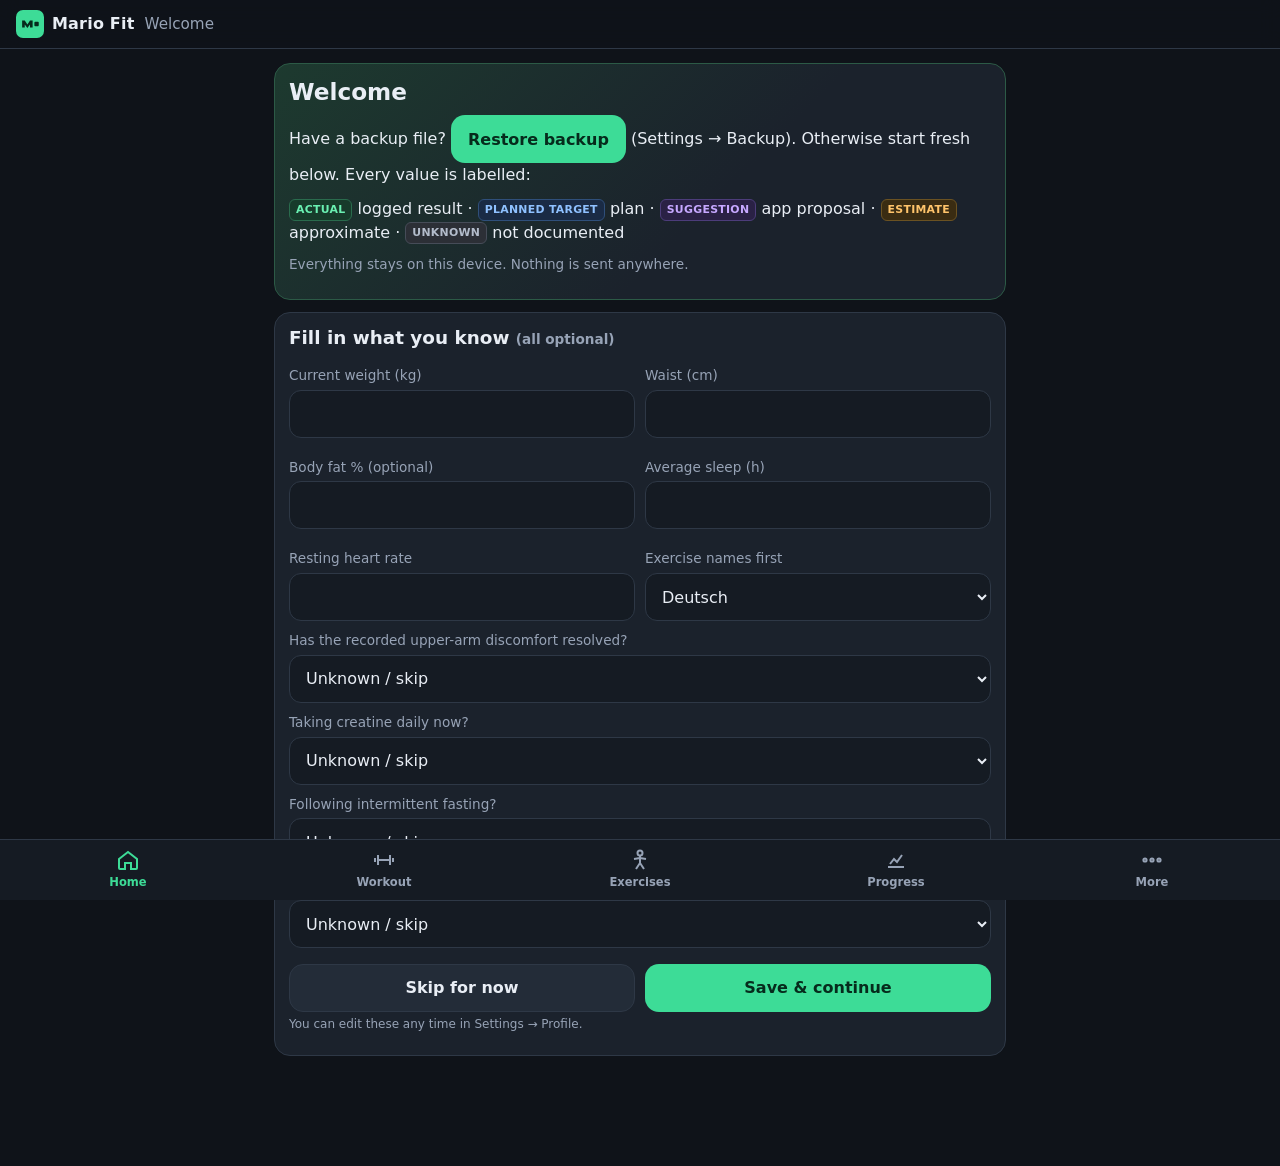
<file: index.html>
<!doctype html>
<html lang="en" data-theme="dark">
<head>
<meta charset="utf-8">
<meta name="viewport" content="width=device-width, initial-scale=1, viewport-fit=cover">
<meta name="theme-color" content="#0f1319">
<meta name="description" content="Mario Fit — personal gym log, exercise schematics and progress tracking. Works offline.">
<meta name="apple-mobile-web-app-capable" content="yes">
<meta name="mobile-web-app-capable" content="yes">
<meta name="apple-mobile-web-app-status-bar-style" content="black-translucent">
<meta name="apple-mobile-web-app-title" content="Mario Fit">
<title>Mario Fit</title>
<link rel="manifest" href="manifest.webmanifest">
<link rel="icon" href="icons/icon.svg" type="image/svg+xml">
<link rel="apple-touch-icon" href="icons/apple-touch-icon.png">
<link rel="stylesheet" href="styles.css">
</head>
<body>
<header class="topbar">
  <a class="brand" href="#/" aria-label="Mario Fit home">
    <svg viewBox="0 0 64 64" aria-hidden="true"><rect width="64" height="64" rx="16" fill="#3ddc97"/><path d="M14 40V24h6l6 9 6-9h6v16h-6v-7l-6 8-6-8v7z" fill="#062b1c"/><rect x="42" y="27" width="10" height="10" rx="2" fill="#062b1c"/></svg>
    <span>Mario Fit</span>
  </a>
  <span class="title" id="screen-title"></span>
  <a class="live-pill hidden" id="live-pill" href="#/live">● Workout</a>
</header>
<main id="view" tabindex="-1"><div class="empty">Loading…</div></main>
<div class="timerbar hidden" id="timer" aria-live="polite"></div>
<nav class="bottomnav" aria-label="Main">
  <a href="#/" data-nav="home"><svg viewBox="0 0 24 24" fill="none" stroke="currentColor" stroke-width="2"><path d="M3 11l9-7 9 7v9a1 1 0 0 1-1 1h-5v-6H9v6H4a1 1 0 0 1-1-1z"/></svg>Home</a>
  <a href="#/workout" data-nav="workout"><svg viewBox="0 0 24 24" fill="none" stroke="currentColor" stroke-width="2"><path d="M6 7v10M18 7v10M3 10v4M21 10v4M6 12h12"/></svg>Workout</a>
  <a href="#/library" data-nav="library"><svg viewBox="0 0 24 24" fill="none" stroke="currentColor" stroke-width="2"><circle cx="12" cy="5" r="2.5"/><path d="M12 8v7M8 21l4-6 4 6M6 11l6-1 6 1"/></svg>Exercises</a>
  <a href="#/progress" data-nav="progress"><svg viewBox="0 0 24 24" fill="none" stroke="currentColor" stroke-width="2"><path d="M4 19h16M6 16l4-5 3 3 5-7"/></svg>Progress</a>
  <a href="#/more" data-nav="more"><svg viewBox="0 0 24 24" fill="none" stroke="currentColor" stroke-width="2"><circle cx="5" cy="12" r="1.6"/><circle cx="12" cy="12" r="1.6"/><circle cx="19" cy="12" r="1.6"/></svg>More</a>
</nav>
<noscript><p style="padding:20px">Mario Fit needs JavaScript enabled.</p></noscript>
<script type="module" src="js/app.js"></script>
</body>
</html>
</file>
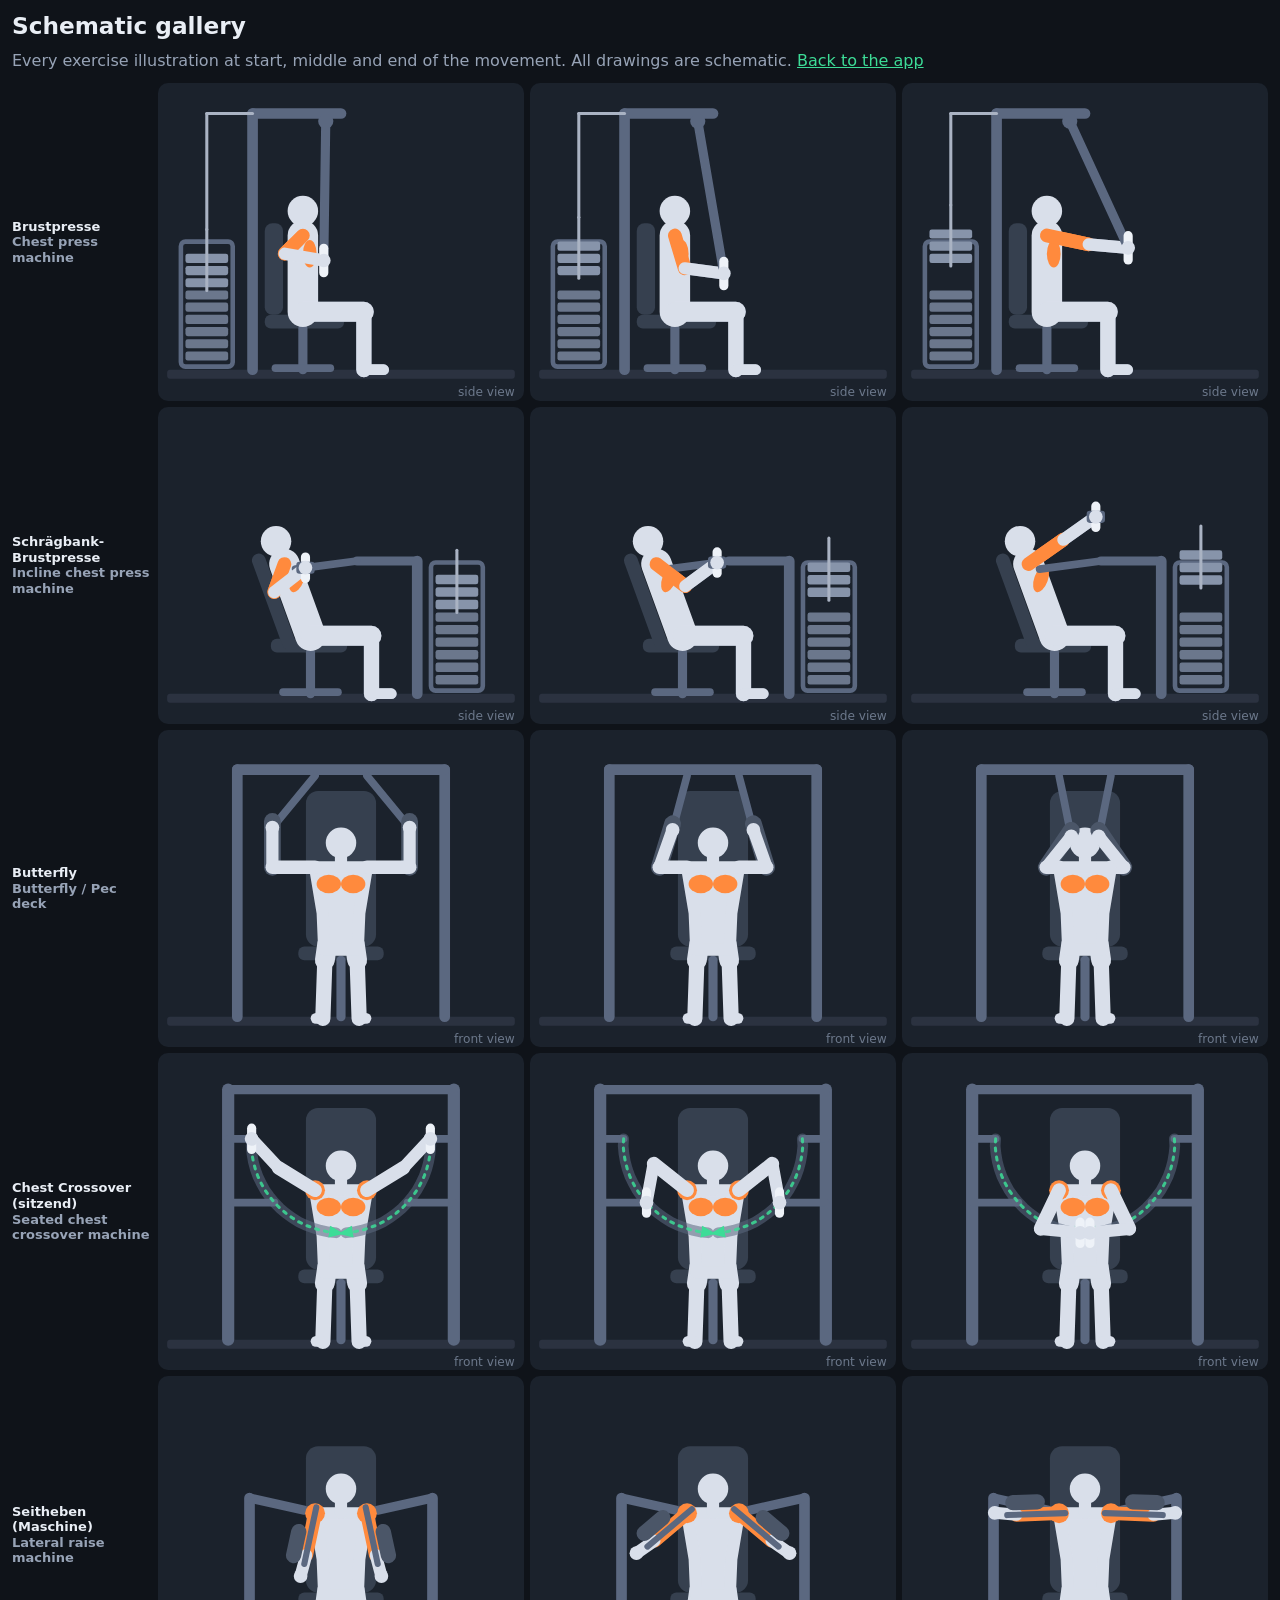
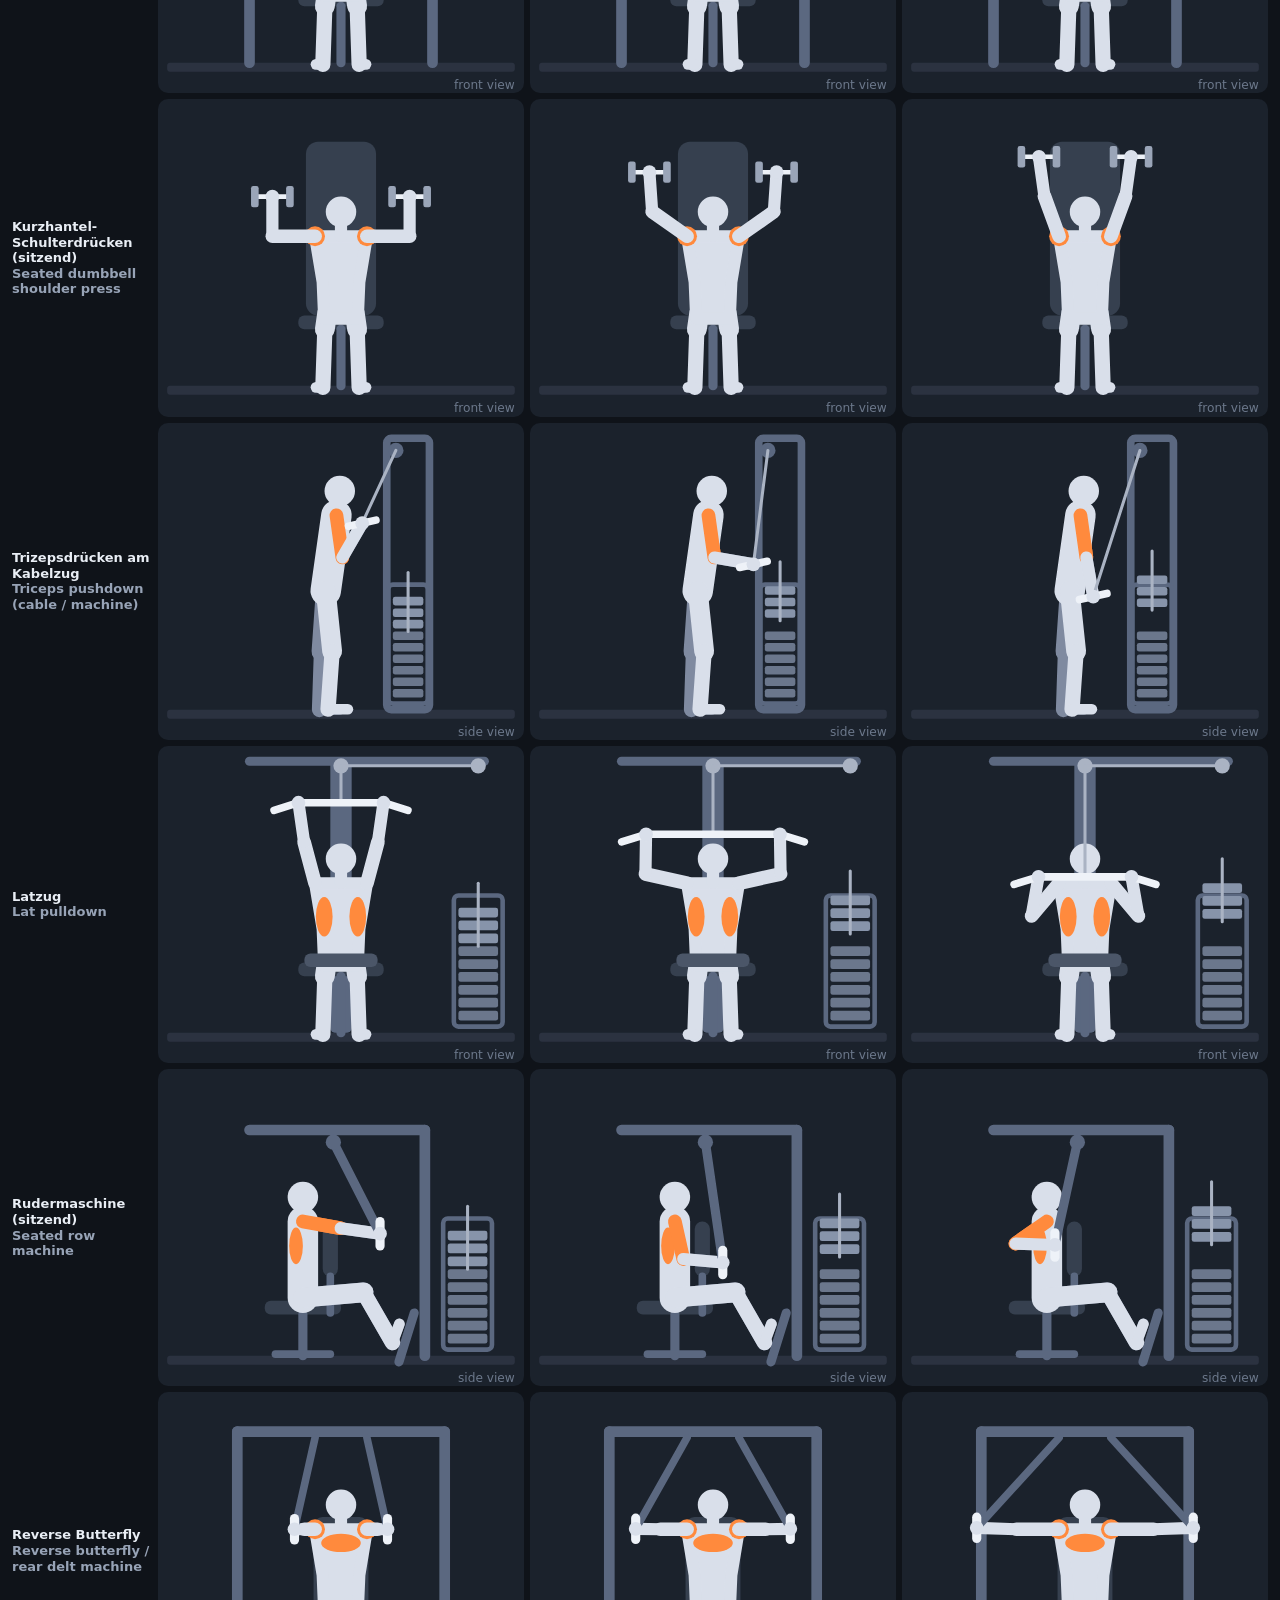
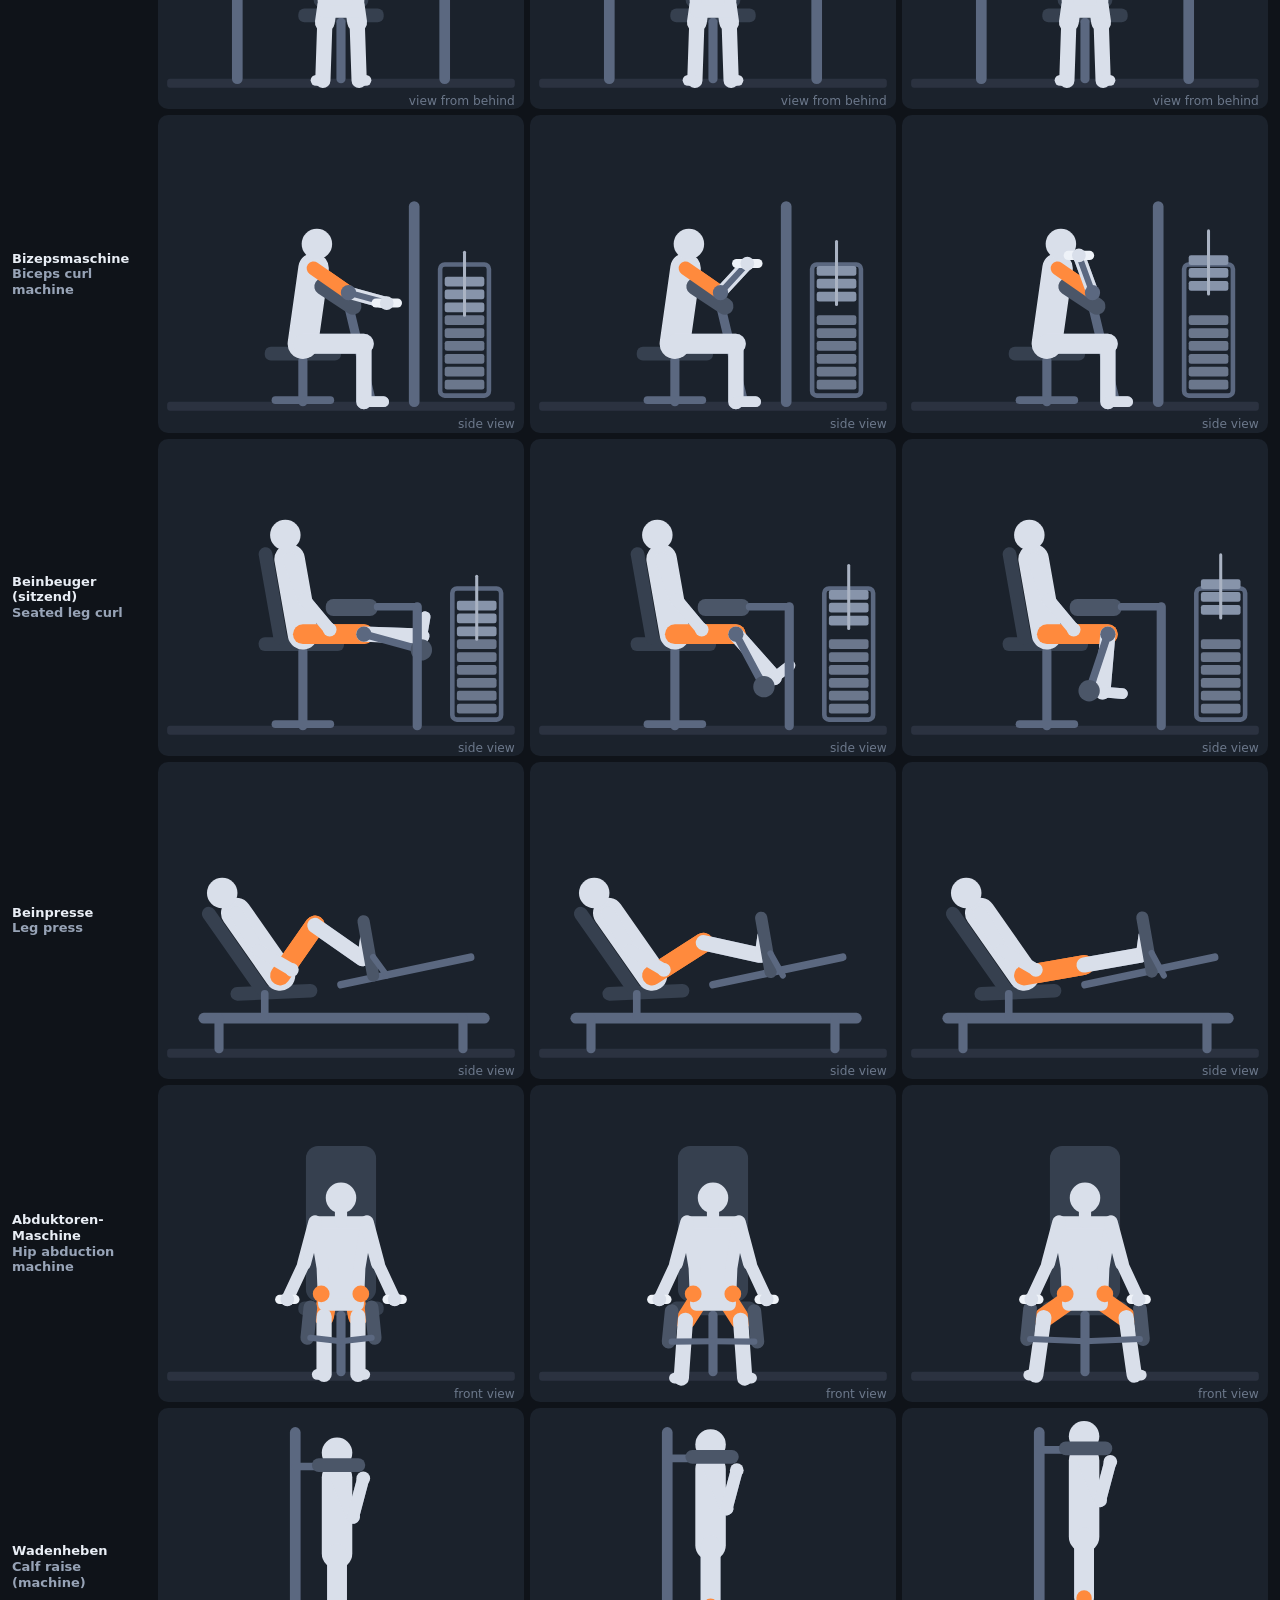
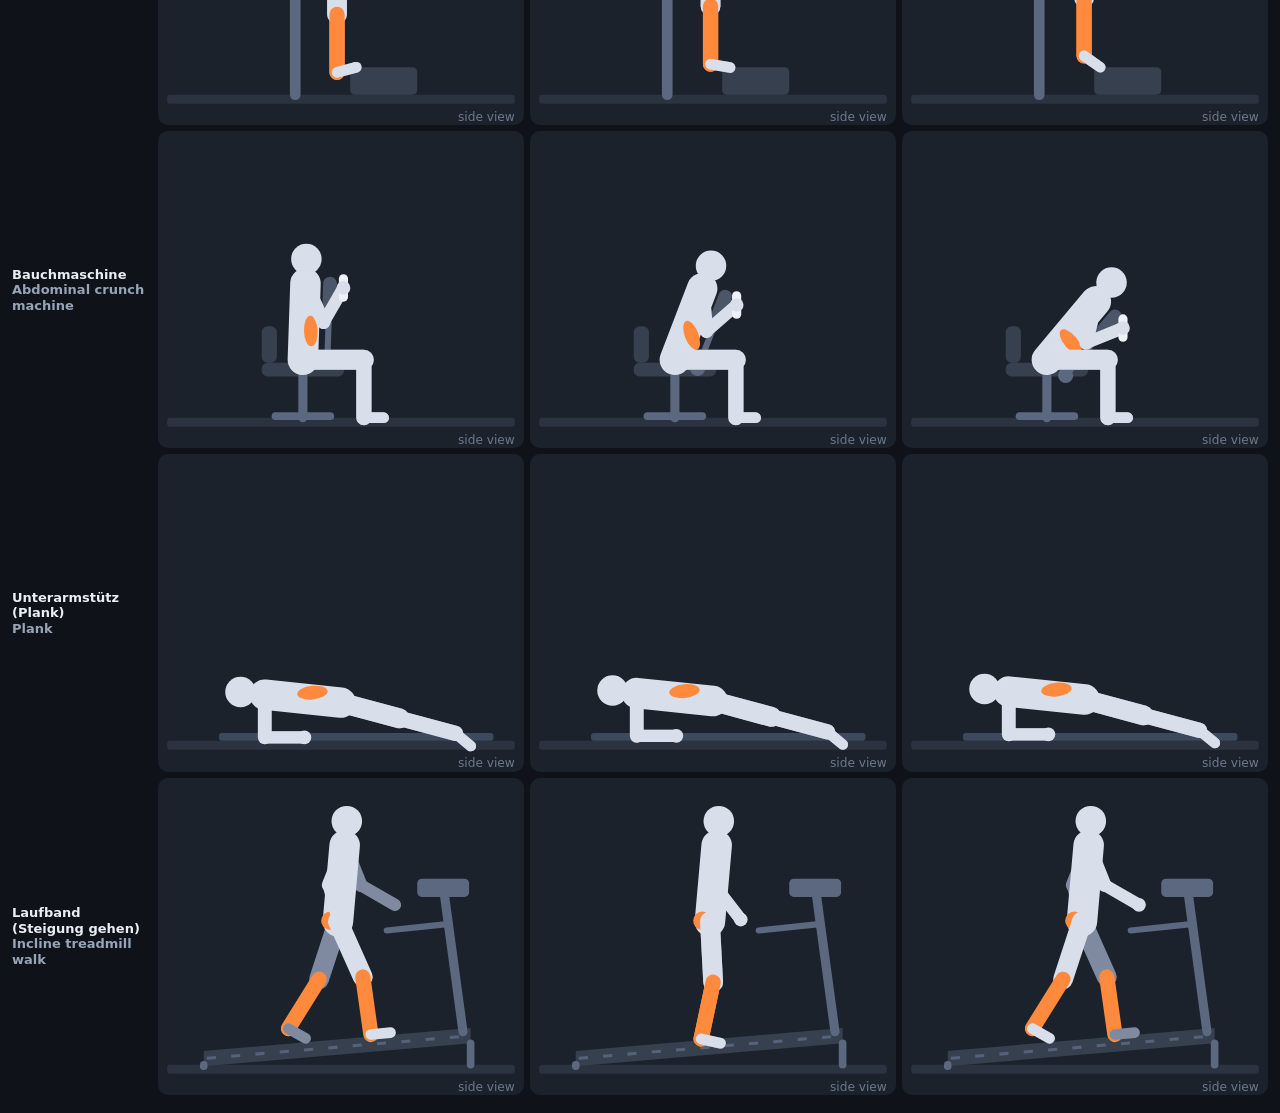
<file: gallery.html>
<!doctype html>
<html lang="en">
<head>
<meta charset="utf-8">
<meta name="viewport" content="width=device-width, initial-scale=1">
<title>Mario Fit — schematic gallery</title>
<link rel="stylesheet" href="styles.css">
<style>
  body { padding: 12px; }
  .g { display: grid; grid-template-columns: 140px repeat(3, 1fr); gap: 6px; align-items: center; margin-bottom: 6px; }
  .g svg { width: 100%; height: auto; background: var(--card); border-radius: 10px; }
  .g h3 { font-size: 13px; margin: 0; }
</style>
</head>
<body>
<h1>Schematic gallery</h1>
<p class="muted">Every exercise illustration at start, middle and end of the movement. All drawings are schematic. <a href="./">Back to the app</a></p>
<div id="out"></div>
<script type="module">
  import { EXERCISES } from './js/data/exercises.js';
  import { illustration } from './js/figure.js';
  const only = new URLSearchParams(location.search).get('only');
  document.getElementById('out').innerHTML = EXERCISES.filter((e) => !only || only.split(',').includes(e.id)).map((e) => `<div class="g"><h3>${e.de}<br><span class="muted">${e.en}</span></h3>${[0, 0.5, 1].map((p) => illustration(e.pose, { p, still: true })).join('')}</div>`).join('');
</script>
</body>
</html>
</file>
<file: styles.css>
:root {
  --bg: #0f1319; --bg2: #151b23; --card: #1b222c; --card2: #232c38; --line: #2e3846;
  --text: #e9eef5; --muted: #97a3b6; --dim: #6c788b;
  --accent: #3ddc97; --accent-ink: #062b1c; --accent2: #ff8a3d; --warn: #ffb547; --danger: #ff5d5d; --info: #6cb4ff;
  --radius: 16px; --tap: 52px;
  --safe-b: env(safe-area-inset-bottom, 0px); --safe-t: env(safe-area-inset-top, 0px);
  color-scheme: dark;
}
:root[data-theme="light"] {
  --bg: #f3f5f8; --bg2: #e9edf2; --card: #ffffff; --card2: #eef1f5; --line: #d8dee7;
  --text: #121821; --muted: #556275; --dim: #7b8798; --accent: #0fa968; --accent-ink: #fff;
  color-scheme: light;
}
* { box-sizing: border-box; -webkit-tap-highlight-color: transparent; }
html, body { margin: 0; background: var(--bg); color: var(--text); font: 16px/1.45 system-ui, -apple-system, "Segoe UI", Roboto, sans-serif; }
body { min-height: 100vh; }
a { color: var(--accent); }
h1, h2, h3 { line-height: 1.2; margin: 0 0 .4em; }
h1 { font-size: 1.45rem; } h2 { font-size: 1.15rem; } h3 { font-size: 1rem; }
p { margin: .3em 0 .7em; }
.muted { color: var(--muted); } .dim { color: var(--dim); } .small { font-size: .85rem; } .tiny { font-size: .75rem; }
.nowrap { white-space: nowrap; }
.row { display: flex; gap: 10px; align-items: center; flex-wrap: wrap; }
.row.nw { flex-wrap: nowrap; }
.between { justify-content: space-between; }
.grow { flex: 1; min-width: 0; }
.stack > * + * { margin-top: 12px; }
.grid2 { display: grid; grid-template-columns: 1fr 1fr; gap: 10px; }
.grid3 { display: grid; grid-template-columns: repeat(3, 1fr); gap: 8px; }
.hidden { display: none !important; }
.center { text-align: center; }
.right { text-align: right; }
.score { font-weight: 800; }
.ok { color: var(--accent); } .bad { color: var(--danger); } .warnc { color: var(--warn); }

/* ---------- shell ---------- */
.topbar { position: sticky; top: 0; z-index: 20; background: color-mix(in srgb, var(--bg) 92%, transparent); backdrop-filter: blur(10px);
  padding: calc(var(--safe-t) + 10px) 16px 10px; display: flex; align-items: center; gap: 10px; border-bottom: 1px solid var(--line); }
.topbar .brand { font-weight: 800; letter-spacing: .2px; display: flex; align-items: center; gap: 8px; text-decoration: none; color: var(--text); }
.topbar .brand svg { width: 28px; height: 28px; }
.topbar .title { color: var(--muted); font-size: .95rem; flex: 1; white-space: nowrap; overflow: hidden; text-overflow: ellipsis; }
.topbar .live-pill { background: var(--accent2); color: #1a0d00; border-radius: 999px; padding: 6px 12px; font-weight: 700; font-size: .85rem; text-decoration: none; }
main { max-width: 760px; margin: 0 auto; padding: 14px 14px calc(110px + var(--safe-b)); }
.bottomnav { position: fixed; bottom: 0; left: 0; right: 0; z-index: 30; display: grid; grid-template-columns: repeat(5, 1fr);
  background: var(--bg2); border-top: 1px solid var(--line); padding-bottom: var(--safe-b); }
.bottomnav a { display: flex; flex-direction: column; align-items: center; gap: 2px; padding: 8px 0 9px; min-height: 58px; text-decoration: none; color: var(--muted); font-size: .72rem; font-weight: 600; }
.bottomnav a svg { width: 24px; height: 24px; }
.bottomnav a.on { color: var(--accent); }

/* ---------- cards ---------- */
.card { background: var(--card); border: 1px solid var(--line); border-radius: var(--radius); padding: 14px; }
.card + .card, .card + .section, .section + .card, .section + .section { margin-top: 12px; }
.card.tight { padding: 10px 12px; }
.card.hero { background: linear-gradient(135deg, #1d3a2f, #1b222c 60%); border-color: #2c5a46; }
:root[data-theme="light"] .card.hero { background: linear-gradient(135deg, #d9f6e8, #fff 60%); border-color: #a8e2c8; }
.card.warn { border-color: #6b5222; background: #2a2416; }
.card.danger { border-color: #6b2a2a; background: #2a1818; }
.card.info { border-color: #24476b; background: #16212c; }
:root[data-theme="light"] .card.warn { background: #fff6e5; border-color: #f0cf8a; }
:root[data-theme="light"] .card.info { background: #eaf4ff; border-color: #a9cdf5; }
:root[data-theme="light"] .card.danger { background: #ffeded; border-color: #f2b1b1; }
.section-title { display: flex; justify-content: space-between; align-items: baseline; margin: 20px 2px 8px; }
.section-title h2 { margin: 0; }
.kpis { display: grid; grid-template-columns: repeat(3, 1fr); gap: 8px; }
.kpi { background: var(--card2); border-radius: 12px; padding: 10px; }
.kpi b { display: block; font-size: 1.25rem; }
.kpi span { font-size: .75rem; color: var(--muted); }
.list { display: flex; flex-direction: column; gap: 8px; }
.item { display: flex; gap: 12px; align-items: center; background: var(--card); border: 1px solid var(--line); border-radius: 14px; padding: 10px 12px; text-decoration: none; color: var(--text); min-height: var(--tap); }
.item .thumb { width: 74px; flex: 0 0 74px; border-radius: 10px; background: var(--card2); overflow: hidden; aspect-ratio: 240/208; }
.item .thumb img, .item .thumb svg { width: 100%; height: 100%; object-fit: cover; display: block; }
.item .meta { flex: 1; min-width: 0; }
.item .meta b { display: block; }
button.item { font-weight: 400; text-align: left; justify-content: flex-start; }
.item .chev { color: var(--dim); font-size: 1.4rem; }
.item.done { border-color: #2c5a46; }
.item.skipped, .item.unavailable { opacity: .65; }
hr { border: 0; border-top: 1px solid var(--line); margin: 14px 0; }

/* ---------- tags ---------- */
.tag { display: inline-block; font-size: .68rem; font-weight: 700; letter-spacing: .3px; text-transform: uppercase; border-radius: 6px; padding: 2px 6px; vertical-align: middle; border: 1px solid transparent; white-space: nowrap; }
.tag-actual { background: #173b2b; color: #6af0b2; border-color: #2a6b4d; }
.tag-target { background: #1a2b45; color: #8fc1ff; border-color: #2f4f7a; }
.tag-suggestion { background: #2a2145; color: #c6a8ff; border-color: #4c3c7a; }
.tag-estimate { background: #3a2c12; color: #ffc46b; border-color: #6b5222; }
.tag-unknown { background: #2c2f36; color: #b3bccb; border-color: #464c58; }
.tag-schematic { background: #2c2f36; color: #b3bccb; border-color: #464c58; }
.tag-imported { background: #23303a; color: #9fd3ea; border-color: #35505f; }
.tag-observation { background: #33263a; color: #e3b2ff; border-color: #563f63; }
.tag-warn { background: #3a2c12; color: #ffc46b; }
.tag-bad { background: #3b1a1a; color: #ff9c9c; }
.tag-good { background: #173b2b; color: #6af0b2; }
:root[data-theme="light"] .tag { filter: saturate(1.2) brightness(.85); }

/* ---------- buttons & inputs ---------- */
button, .btn { font: inherit; border: 0; border-radius: 14px; min-height: 48px; padding: 0 16px; cursor: pointer; display: inline-flex; align-items: center; justify-content: center; gap: 8px;
  background: var(--card2); color: var(--text); font-weight: 650; text-decoration: none; border: 1px solid var(--line); touch-action: manipulation; }
button:active, .btn:active { transform: scale(.98); }
.btn-primary { background: var(--accent); color: var(--accent-ink); border-color: transparent; }
.btn-orange { background: var(--accent2); color: #1d0e00; border-color: transparent; }
.btn-danger { background: #3b1a1a; color: #ff9c9c; border-color: #6b2a2a; }
.btn-ghost { background: transparent; }
.btn-big { min-height: 60px; font-size: 1.1rem; border-radius: 16px; width: 100%; }
.btn-sm { min-height: 40px; padding: 0 12px; font-size: .9rem; border-radius: 11px; }
.btn-block { width: 100%; }
button:disabled { opacity: .45; }
label { display: block; font-size: .85rem; color: var(--muted); margin: 10px 0 4px; }
input, select, textarea { font: inherit; width: 100%; min-height: 48px; padding: 10px 12px; color: var(--text); background: var(--bg2); border: 1px solid var(--line); border-radius: 12px; }
textarea { min-height: 80px; }
input[type=checkbox], input[type=radio] { width: 24px; min-height: 24px; height: 24px; accent-color: var(--accent); }
input[type=range] { padding: 0; min-height: 36px; accent-color: var(--accent); }
.check { display: flex; align-items: center; gap: 10px; min-height: 48px; color: var(--text); font-size: 1rem; margin: 0; }
.seg { display: flex; background: var(--bg2); border: 1px solid var(--line); border-radius: 14px; padding: 4px; gap: 4px; }
.seg button { flex: 1; min-height: 42px; border: 0; background: transparent; color: var(--muted); border-radius: 10px; padding: 0 8px; font-size: .9rem; }
.seg button.on { background: var(--card2); color: var(--text); box-shadow: 0 0 0 1px var(--line); }
.seg button.on.w { background: var(--accent); color: var(--accent-ink); }
.seg button.on.wu { background: var(--warn); color: #241600; }
.chips { display: flex; flex-wrap: wrap; gap: 6px; }
.chip { min-height: 40px; padding: 0 12px; border-radius: 999px; font-size: .9rem; background: var(--bg2); }
.chip.on { background: var(--accent); color: var(--accent-ink); border-color: transparent; }
.tabs { display: flex; gap: 6px; overflow-x: auto; padding-bottom: 4px; scrollbar-width: none; }
.tabs a, .tabs button { flex: 0 0 auto; min-height: 40px; padding: 0 14px; border-radius: 999px; background: var(--card); color: var(--muted); text-decoration: none; display: inline-flex; align-items: center; border: 1px solid var(--line); font-weight: 600; font-size: .9rem; }
.tabs .on { background: var(--accent); color: var(--accent-ink); border-color: transparent; }

/* ---------- stepper ---------- */
.stepper { display: grid; grid-template-columns: 64px 1fr 64px; gap: 8px; align-items: stretch; }
.stepper button { min-height: 64px; font-size: 1.6rem; border-radius: 16px; }
.stepper .val { background: var(--bg2); border: 1px solid var(--line); border-radius: 16px; display: flex; flex-direction: column; align-items: center; justify-content: center; }
.stepper .val input { border: 0; background: transparent; text-align: center; font-size: 1.7rem; font-weight: 800; min-height: 40px; padding: 0; }
.stepper .val small { color: var(--muted); font-size: .72rem; margin-top: -2px; }
.stepgrid { display: grid; grid-template-columns: 1fr; gap: 4px; }
@media (min-width: 560px) { .stepgrid { grid-template-columns: 1fr 1fr; gap: 12px; } }
.steplabel { display: flex; justify-content: space-between; align-items: baseline; }
.mini-steps { display: flex; gap: 6px; margin-top: 6px; }
.mini-steps button { flex: 1; min-height: 40px; font-size: .85rem; }

/* ---------- figure / visual ---------- */
.visual { position: relative; background: var(--card2); border-radius: 14px; overflow: hidden; }
.visual svg.fig { width: 100%; height: auto; display: block; }
.visual img { width: 100%; display: block; max-height: 340px; object-fit: contain; background: #000; }
.visual .badge { position: absolute; top: 8px; left: 8px; }
.visual .vctl { position: absolute; top: 6px; right: 6px; display: flex; gap: 6px; }
.visual .vctl button { min-height: 36px; padding: 0 10px; font-size: .8rem; background: color-mix(in srgb, var(--card) 85%, transparent); }
.fig-label { font-size: 8px; fill: var(--dim); font-family: system-ui, sans-serif; }
.muscle-map svg { width: 100%; max-width: 330px; display: block; margin: 0 auto; }
.legend { display: flex; gap: 14px; justify-content: center; font-size: .8rem; color: var(--muted); }
.legend i { display: inline-block; width: 12px; height: 12px; border-radius: 3px; vertical-align: -1px; margin-right: 4px; }

/* ---------- sets table ---------- */
.sets { width: 100%; border-collapse: collapse; font-size: .95rem; }
.sets th { text-align: left; font-size: .72rem; color: var(--muted); font-weight: 600; text-transform: uppercase; padding: 4px 6px; }
.sets td { padding: 8px 6px; border-top: 1px solid var(--line); }
.sets tr.wu td { color: var(--warn); }
.sets td.act { text-align: right; white-space: nowrap; }
.sets td.act button { min-height: 36px; padding: 0 10px; font-size: .8rem; }
.delta.up { color: var(--accent); } .delta.down { color: var(--danger); } .delta.same { color: var(--muted); }
table.simple { width: 100%; border-collapse: collapse; font-size: .9rem; }
table.simple td, table.simple th { padding: 7px 6px; border-top: 1px solid var(--line); text-align: left; vertical-align: top; }
table.simple th { color: var(--muted); font-weight: 600; font-size: .78rem; }

/* ---------- timer ---------- */
.timerbar { position: fixed; left: 10px; right: 10px; bottom: calc(66px + var(--safe-b)); z-index: 40; background: var(--card2); border: 1px solid var(--line); border-radius: 16px; padding: 8px 10px; display: flex; align-items: center; gap: 10px; box-shadow: 0 10px 30px #0008; max-width: 740px; margin: 0 auto; }
.timerbar .tt { font-size: 1.6rem; font-weight: 800; font-variant-numeric: tabular-nums; min-width: 72px; }
.timerbar .prog { position: absolute; left: 0; bottom: 0; height: 4px; background: var(--accent); border-radius: 0 0 0 16px; transition: width .25s linear; }
.timerbar.done { border-color: var(--accent); }
.timerbar.done .tt { color: var(--accent); }
.timerbar button { min-height: 44px; padding: 0 12px; }

/* ---------- sheet / toast ---------- */
.sheet-bg { position: fixed; inset: 0; background: #000a; z-index: 60; display: flex; align-items: flex-end; justify-content: center; }
.sheet { background: var(--bg2); width: 100%; max-width: 760px; max-height: 88vh; overflow: auto; border-radius: 20px 20px 0 0; padding: 18px 16px calc(18px + var(--safe-b)); border: 1px solid var(--line); }
.sheet .grab { width: 44px; height: 5px; background: var(--line); border-radius: 3px; margin: -6px auto 12px; }
.toast { position: fixed; left: 50%; transform: translateX(-50%); bottom: calc(140px + var(--safe-b)); background: var(--text); color: var(--bg); padding: 12px 18px; border-radius: 12px; z-index: 80; font-weight: 600; max-width: 90vw; box-shadow: 0 8px 24px #0006; }

/* ---------- charts ---------- */
.chart { width: 100%; height: auto; display: block; }
.chart text { fill: var(--muted); font-size: 10px; font-family: system-ui, sans-serif; }
.chart .grid line { stroke: var(--line); stroke-width: 1; }
.bars { display: flex; flex-direction: column; gap: 6px; }
.bar { display: grid; grid-template-columns: 110px 1fr 52px; gap: 8px; align-items: center; font-size: .85rem; }
.bar .track { background: var(--bg2); border-radius: 6px; height: 14px; overflow: hidden; }
.bar .fill { background: var(--accent); height: 100%; border-radius: 6px; }

.progress { height: 10px; background: var(--bg2); border-radius: 6px; overflow: hidden; }
.progress > div { height: 100%; background: var(--accent); border-radius: 6px; }
.progress.orange > div { background: var(--accent2); }
.weekdots { display: grid; grid-template-columns: repeat(7, 1fr); gap: 6px; text-align: center; font-size: .72rem; color: var(--muted); }
.weekdots .d { height: 34px; border-radius: 10px; background: var(--bg2); display: flex; align-items: center; justify-content: center; font-weight: 700; color: var(--dim); border: 1px solid var(--line); }
.weekdots .d.s { background: #173b2b; color: #6af0b2; border-color: #2a6b4d; }
.weekdots .d.c { background: #1a2b45; color: #8fc1ff; border-color: #2f4f7a; }
.weekdots .d.today { outline: 2px solid var(--accent2); outline-offset: 1px; }
.pain-scale { display: grid; grid-template-columns: repeat(11, 1fr); gap: 3px; }
.pain-scale button { min-height: 44px; padding: 0; border-radius: 9px; font-size: .9rem; }
.pain-scale button.on { background: var(--accent2); color: #1d0e00; border-color: transparent; }
.pain-scale.effort button.on { background: var(--info); color: #001428; }
details.card > summary { cursor: pointer; font-weight: 700; list-style: none; min-height: 32px; display: flex; align-items: center; justify-content: space-between; }
details.card > summary::after { content: "▾"; color: var(--muted); }
details[open].card > summary::after { content: "▴"; }
ul.clean { padding-left: 18px; margin: 6px 0; }
ul.clean li { margin: 4px 0; }
.empty { text-align: center; color: var(--muted); padding: 24px 10px; }
.fab-row { position: sticky; bottom: calc(70px + var(--safe-b)); z-index: 10; padding-top: 10px; }

@media (min-width: 700px) {
  .kpis { grid-template-columns: repeat(4, 1fr); }
  .wide2 { display: grid; grid-template-columns: 1fr 1fr; gap: 12px; align-items: start; }
  .wide2 > .card + .card { margin-top: 0; }
}
@media (max-width: 380px) {
  .grid3 { grid-template-columns: 1fr 1fr; }
  .stepper { grid-template-columns: 56px 1fr 56px; }
}
</file>
